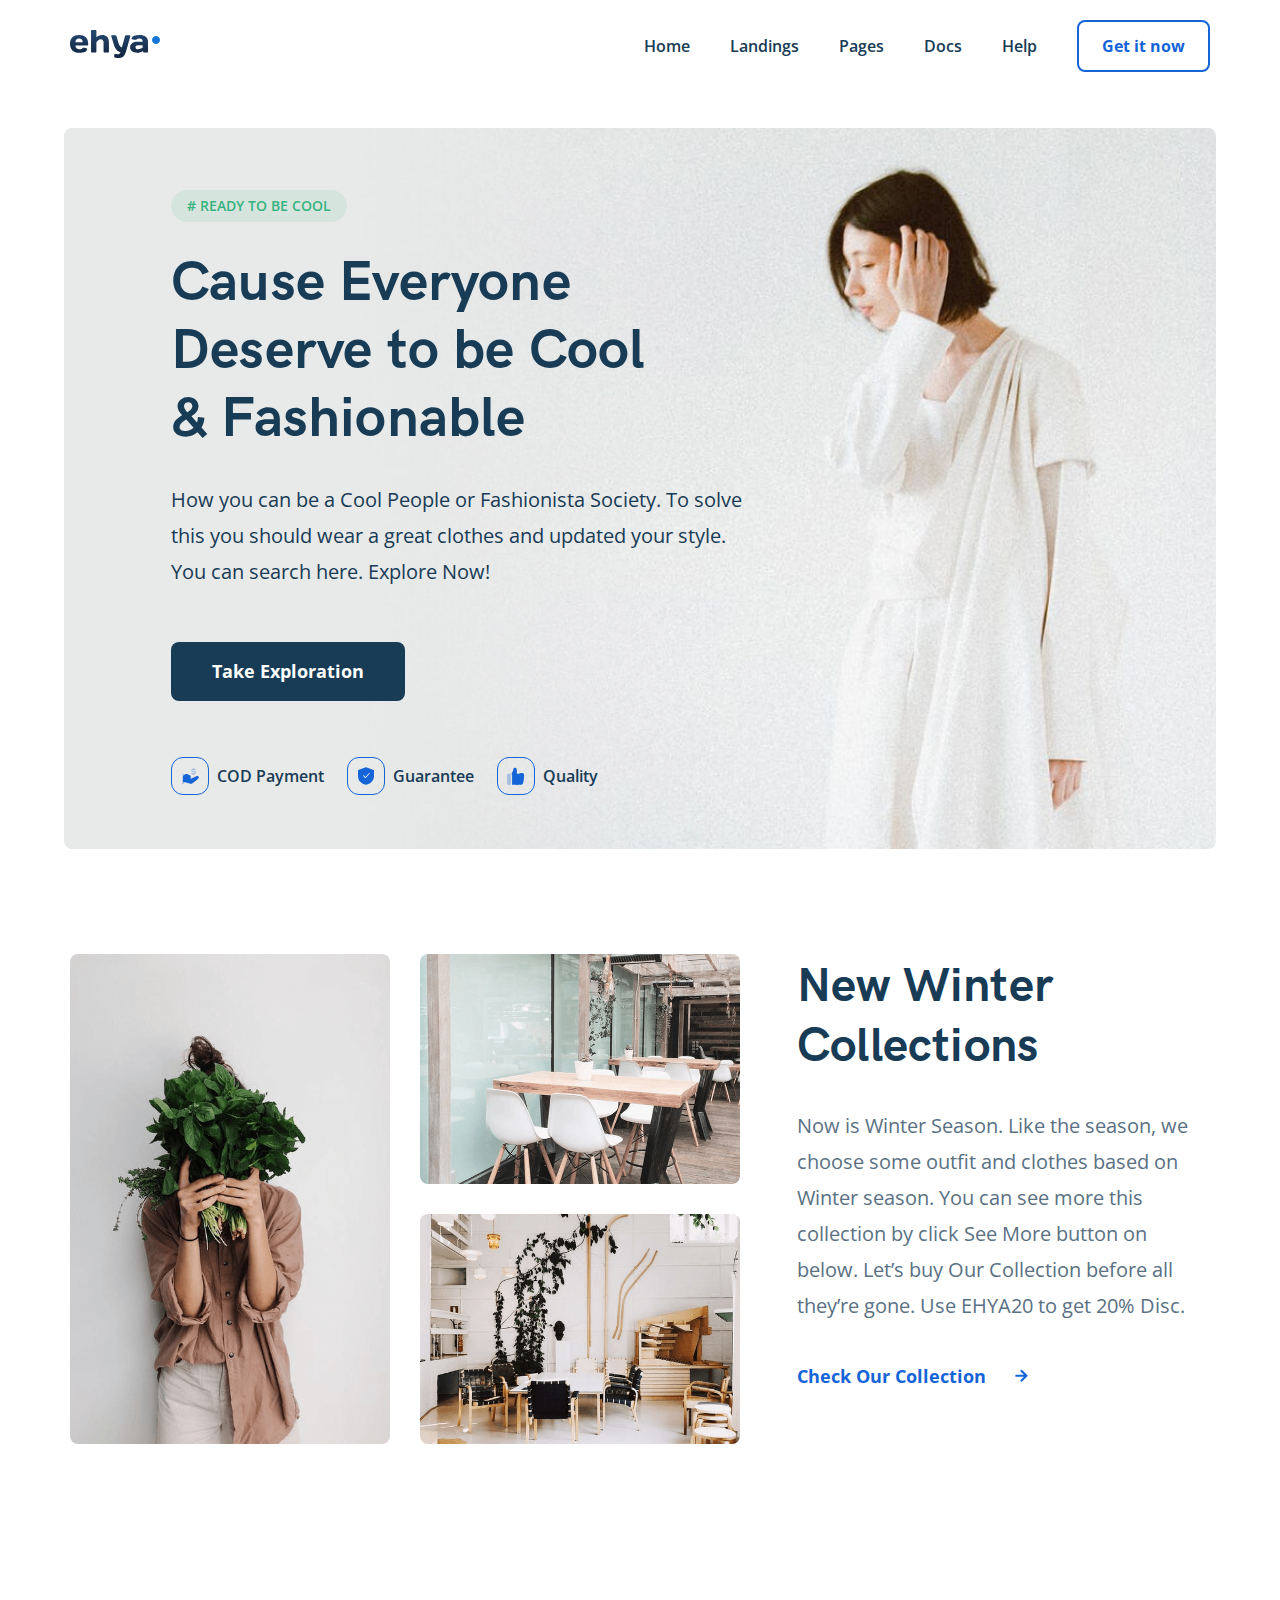
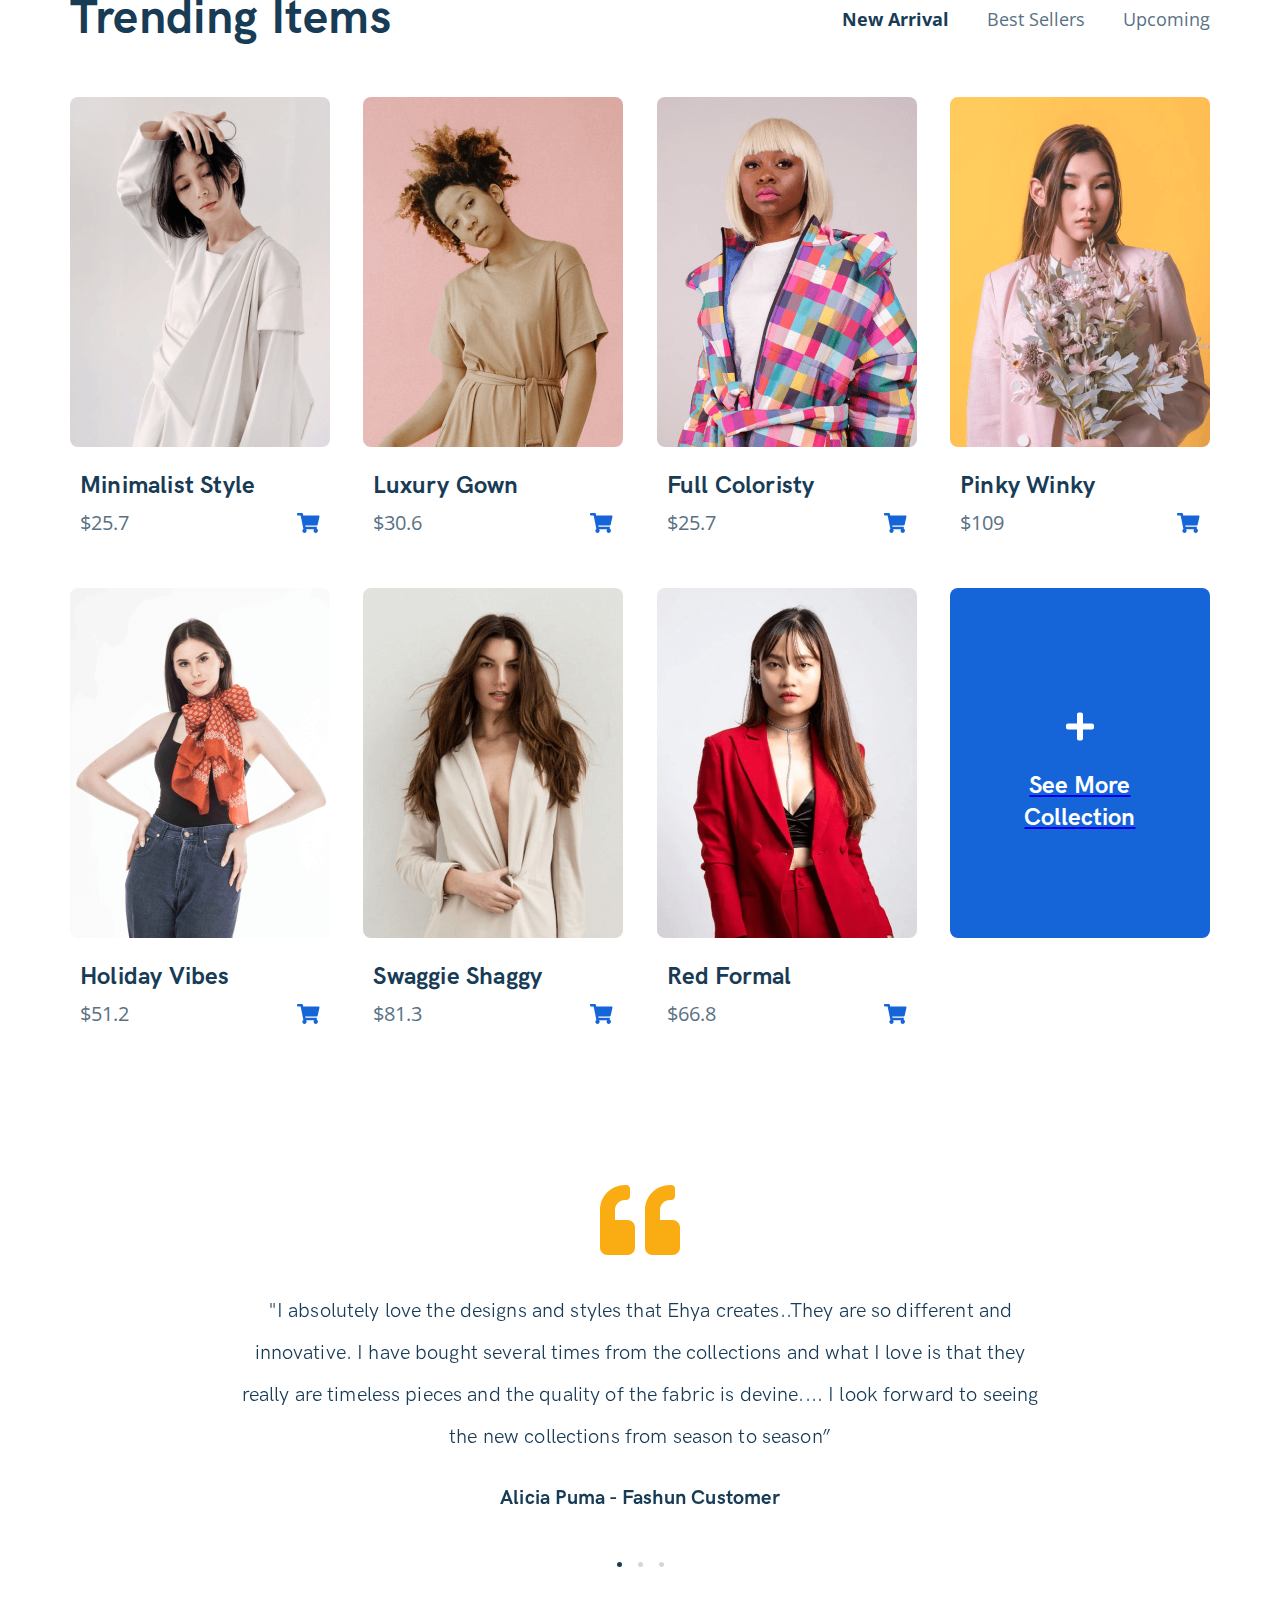
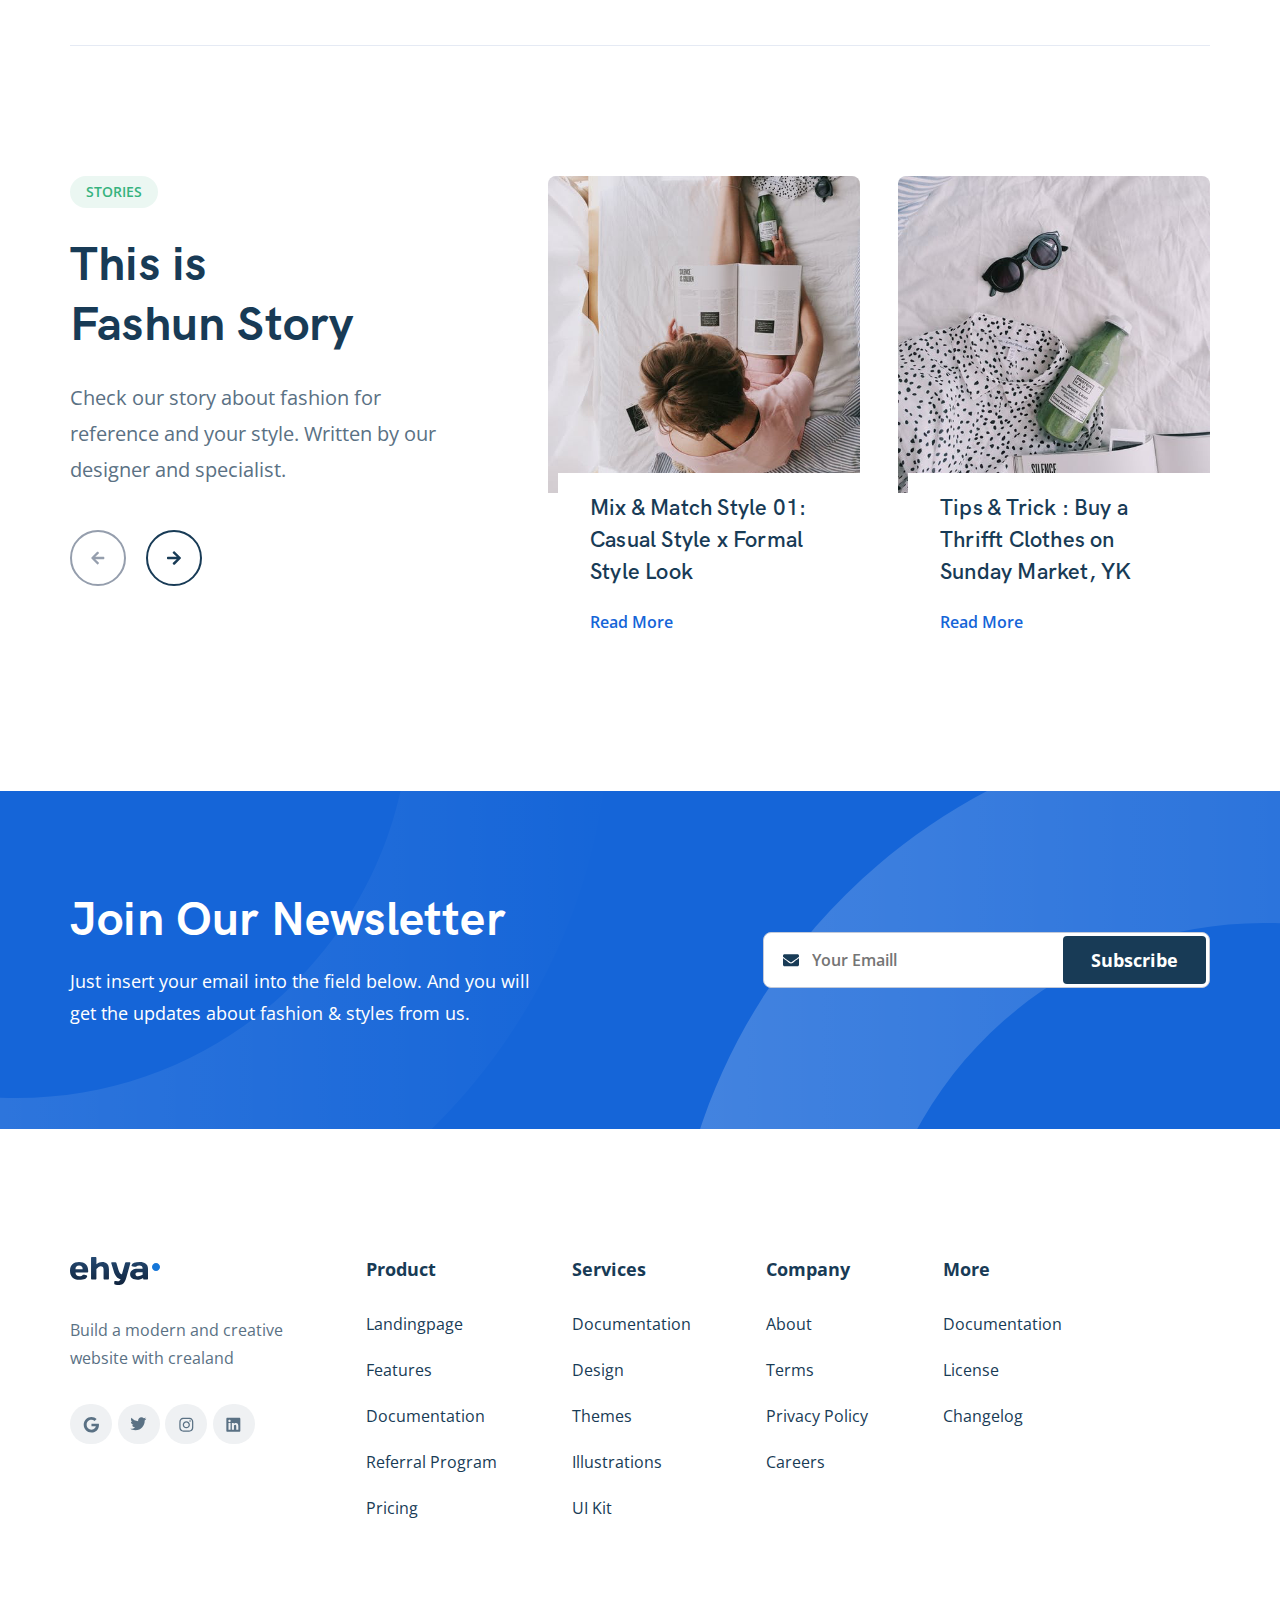
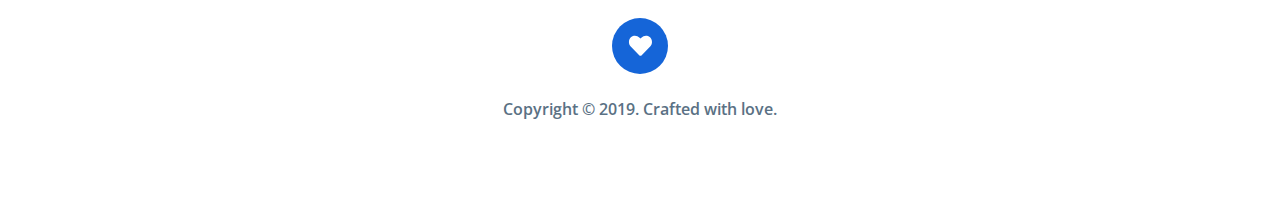
<file: index.html>
<!DOCTYPE html>
<html lang="en">
  <head>
    <meta charset="UTF-8" />
    <meta name="viewport" content="width=device-width, initial-scale=1.0" />
    <title>Ehya - fashion shop</title>
    <link rel="shortcut icon" href="img/favicon.ico" type="image/x-icon" />
    <link rel="icon" href="/img/favicon.ico" type="image/x-icon" />
    <link
      href="https://fonts.googleapis.com/css2?family=Open+Sans:wght@400;600;700&display=swap"
      rel="stylesheet"
    />
    <link rel="stylesheet" href="css/swiper-bundle.min.css" />
    <link rel="stylesheet" href="css/style.css" />
  </head>
  <body>
    <header class="navbar navbar_mobile_fixed">
      <div class="container">
        <div class="navbar-wrapper">
          <a href="index.html" class="logo">
            <img src="img/Logo.svg" alt="Logo - Ehya" class="logo__image" />
          </a>
          <!-- /.navbar-logo -->
          <div class="navbar-navigation">
            <nav class="navbar-menu navbar-navigation__navbar-menu">
              <ul class="menu">
                <li class="menu__item">
                  <a href="#" class="menu__link">Home</a>
                </li>
                <li class="menu__item">
                  <a href="#" class="menu__link">Landings</a>
                </li>
                <li class="menu__item">
                  <a href="#" class="menu__link">Pages</a>
                </li>
                <li class="menu__item">
                  <a href="#" class="menu__link">Docs</a>
                </li>
                <li class="menu__item">
                  <a href="#" class="menu__link">Help</a>
                </li>
              </ul>
            </nav>
            <button class="navbar-button navbar-navigation__navbar-button">
              Get it now
            </button>
          </div>
          <!-- /.navbar-menu -->
          <div class="menu-button menu-button_hidden"></div>
        </div>
        <!-- /.navbar-wrapper -->
      </div>
      <!-- /.container -->
    </header>
    <section class="hero">
      <div class="hero-container">
        <div class="hero-wrapper">
          <span class="info hero__info"># READY TO BE COOL</span>
          <h1 class="hero__title">
            Cause Everyone Deserve to be Cool & Fashionable
          </h1>
          <p class="hero__subtitle">
            How you can be a Cool People or Fashionista Society. To solve this
            you should wear a great clothes and updated your style. You can
            search here. Explore Now!
          </p>
          <button class="hero__button">Take Exploration</button>
          <div class="benefit">
            <div class="benefit__item">
              <img
                src="img/Icon_Get_Money.svg"
                alt="Icon - Get - Money"
                class="benefit__icon"
              /><span class="benefit__text">COD Payment</span>
            </div>
            <div class="benefit__item">
              <img
                src="img/Icon_Protection.svg"
                alt="Icon - Protection"
                class="benefit__icon"
              /><span class="benefit__text">Guarantee</span>
            </div>
            <div class="benefit__item">
              <img
                src="img/Icon_Like.svg"
                alt="Icon - Like"
                class="benefit__icon"
              /><span class="benefit__text">Quality</span>
            </div>
          </div>
          <!-- /.benefit -->
        </div>
        <!-- /.hero-wrapper -->
      </div>
      <!-- /.hero-container -->
    </section>
    <section class="collection">
      <div class="container">
        <div class="collection-wrapper">
          <div class="collection-gallery collection__gallery">
            <img
              src="img/image-collection-1.png"
              alt="Image - Decor"
              class="collection__foto collection__foto_big"
            />
            <div class="gallery-wrapper">
              <img
                src="img/image-collection-2.png"
                alt="Image - Decor"
                class="collection__foto"
              />
              <img
                src="img/image-collection-3.png"
                alt="Image - Decor"
                class="collection__foto"
              />
            </div>
            <!-- /.gallery-wrapper -->
          </div>
          <!-- /.collection-gallery -->
          <div class="collection-text">
            <h2 class="collection__title">New Winter Collections</h2>
            <!-- /.collection__title -->
            <p class="collection__subtitle">
              Now is Winter Season. Like the season, we choose some outfit and
              clothes based on Winter season. You can see more this collection
              by click See More button on below. Let’s buy Our Collection before
              all they’re gone. Use EHYA20 to get 20% Disc.
            </p>
            <!-- /.collection__subtitle -->
            <a href="" class="collection__link">
              <span class="collection__text">Check Our Collection</span>
              <img
                src="img/arrov.svg"
                alt="Icon - Arrov"
                class="collection__icon"
              />
            </a>
            <!-- /.collection__link -->
          </div>
          <!-- /.collection-text -->
        </div>
        <!-- /.collection-wrapper -->
      </div>
      <!-- /.container -->
    </section>
    <section class="trending">
      <div class="container">
        <div class="trending-top trending__top">
          <h2 class="trending__title">Trending Items</h2>
          <!-- /.trending__title -->
          <nav class="trending-navigation">
            <ul class="tabs">
              <li data-target="NewArrival" class="tabs__item tabs__item_active">
                New Arrival
              </li>
              <!-- /.tabs__item -->
              <li data-target="BestSellers" class="tabs__item">Best Sellers</li>
              <!-- /.tabs__item -->
              <li data-target="Upcoming" class="tabs__item">Upcoming</li>
              <!-- /.tabs__item -->
            </ul>
            <!-- /.tabs -->
          </nav>
          <!-- /.trending-navigation -->
        </div>
        <!-- /.trending-top -->
        <div id="NewArrival" class="trending-cards trending-cards_active">
          <div class="card trending__card">
            <img
              src="img/card-image-1.png"
              alt="Image : Model girl"
              class="card__image"
            />
            <h3 class="card__title">Minimalist Style</h3>
            <div class="card__price">
              <span class="card__pricetag">$25.7</span
              ><img
                src="img/shopping-cart.svg"
                alt="Icon : Shopping cart"
                class="card__icon"
              />
            </div>
            <!--card__ price -->
          </div>
          <!-- card -->
          <div class="card trending__card">
            <img
              src="img/card-image-2.png"
              alt="Image : Model girl"
              class="card__image"
            />
            <h3 class="card__title">Luxury Gown</h3>
            <div class="card__price">
              <span class="card__pricetag">$30.6</span
              ><img
                src="img/shopping-cart.svg"
                alt="Icon : Shopping cart"
                class="card__icon"
              />
            </div>
            <!--card__ price -->
          </div>
          <!-- card -->
          <div class="card trending__card">
            <img
              src="img/card-image-3.png"
              alt="Image : Model girl"
              class="card__image"
            />
            <h3 class="card__title">Full Coloristy</h3>
            <div class="card__price">
              <span class="card__pricetag">$25.7</span
              ><img
                src="img/shopping-cart.svg"
                alt="Icon : Shopping cart"
                class="card__icon"
              />
            </div>
            <!--card__ price -->
          </div>
          <!-- card -->
          <div class="card trending__card">
            <img
              src="img/card-image-4.png"
              alt="Image : Model girl"
              class="card__image"
            />
            <h3 class="card__title">Pinky Winky</h3>
            <div class="card__price">
              <span class="card__pricetag">$109</span
              ><img
                src="img/shopping-cart.svg"
                alt="Icon : Shopping cart"
                class="card__icon"
              />
            </div>
            <!--card__ price -->
          </div>
          <!-- card -->
          <div class="card trending__card">
            <img
              src="img/card-image-5.png"
              alt="Image : Model girl"
              class="card__image"
            />
            <h3 class="card__title">Holiday Vibes</h3>
            <div class="card__price">
              <span class="card__pricetag">$51.2</span
              ><img
                src="img/shopping-cart.svg"
                alt="Icon : Shopping cart"
                class="card__icon"
              />
            </div>
            <!--card__ price -->
          </div>
          <!-- card -->
          <div class="card trending__card">
            <img
              src="img/card-image-6.png"
              alt="Image : Model girl"
              class="card__image"
            />
            <h3 class="card__title">Swaggie Shaggy</h3>
            <div class="card__price">
              <span class="card__pricetag">$81.3</span
              ><img
                src="img/shopping-cart.svg"
                alt="Icon : Shopping cart"
                class="card__icon"
              />
            </div>
            <!--card__ price -->
          </div>
          <!-- card -->
          <div class="card trending__card">
            <img
              src="img/card-image-7.png"
              alt="Image : Model girl"
              class="card__image"
            />
            <h3 class="card__title">Red Formal</h3>
            <div class="card__price">
              <span class="card__pricetag">$66.8</span
              ><img
                src="img/shopping-cart.svg"
                alt="Icon : Shopping cart"
                class="card__icon"
              />
            </div>
            <!--card__ price -->
          </div>
          <!-- card -->
          <div class="card-more">
            <a href="#" class="card-more__link">
              <img
                src="img/plus.svg"
                alt="Image : Plus"
                class="card-more__icon"
              />
              <h3 class="card-more__title">See More Collection</h3>
              <!--card__ price -->
            </a>
            <!-- /.card-more__link -->
          </div>
          <!-- card -->
        </div>
        <!-- /.trending-cards -->
        <div id="BestSellers" class="trending-cards">
          <div class="card trending__card">
            <img
              src="img/card-image-8.png"
              alt="Image : Model girl"
              class="card__image"
            />
            <h3 class="card__title">Minimalist Style</h3>
            <div class="card__price">
              <span class="card__pricetag">$25.7</span
              ><img
                src="img/shopping-cart.svg"
                alt="Icon : Shopping cart"
                class="card__icon"
              />
            </div>
            <!--card__ price -->
          </div>
          <!-- card -->
          <div class="card trending__card">
            <img
              src="img/card-image-9.png"
              alt="Image : Model girl"
              class="card__image"
            />
            <h3 class="card__title">Luxury Gown</h3>
            <div class="card__price">
              <span class="card__pricetag">$30.6</span
              ><img
                src="img/shopping-cart.svg"
                alt="Icon : Shopping cart"
                class="card__icon"
              />
            </div>
            <!--card__ price -->
          </div>
          <!-- card -->
          <div class="card trending__card">
            <img
              src="img/card-image-10.png"
              alt="Image : Model girl"
              class="card__image"
            />
            <h3 class="card__title">Full Coloristy</h3>
            <div class="card__price">
              <span class="card__pricetag">$25.7</span
              ><img
                src="img/shopping-cart.svg"
                alt="Icon : Shopping cart"
                class="card__icon"
              />
            </div>
            <!--card__ price -->
          </div>
          <!-- card -->
          <div class="card trending__card">
            <img
              src="img/card-image-11.png"
              alt="Image : Model girl"
              class="card__image"
            />
            <h3 class="card__title">Pinky Winky</h3>
            <div class="card__price">
              <span class="card__pricetag">$109</span
              ><img
                src="img/shopping-cart.svg"
                alt="Icon : Shopping cart"
                class="card__icon"
              />
            </div>
            <!--card__ price -->
          </div>
          <!-- card -->
          <div class="card trending__card">
            <img
              src="img/card-image-12.png"
              alt="Image : Model girl"
              class="card__image"
            />
            <h3 class="card__title">Holiday Vibes</h3>
            <div class="card__price">
              <span class="card__pricetag">$51.2</span
              ><img
                src="img/shopping-cart.svg"
                alt="Icon : Shopping cart"
                class="card__icon"
              />
            </div>
            <!--card__ price -->
          </div>
          <!-- card -->
          <div class="card trending__card">
            <img
              src="img/card-image-13.png"
              alt="Image : Model girl"
              class="card__image"
            />
            <h3 class="card__title">Swaggie Shaggy</h3>
            <div class="card__price">
              <span class="card__pricetag">$81.3</span
              ><img
                src="img/shopping-cart.svg"
                alt="Icon : Shopping cart"
                class="card__icon"
              />
            </div>
            <!--card__ price -->
          </div>
          <!-- card -->
          <div class="card trending__card">
            <img
              src="img/card-image-14.png"
              alt="Image : Model girl"
              class="card__image"
            />
            <h3 class="card__title">Red Formal</h3>
            <div class="card__price">
              <span class="card__pricetag">$66.8</span
              ><img
                src="img/shopping-cart.svg"
                alt="Icon : Shopping cart"
                class="card__icon"
              />
            </div>
            <!--card__ price -->
          </div>
          <!-- card -->
          <div class="card-more">
            <a href="#" class="card-more__link">
              <img
                src="img/plus.svg"
                alt="Image : Plus"
                class="card-more__icon"
              />
              <h3 class="card-more__title">See More Collection</h3>
              <!--card__ price -->
            </a>
            <!-- /.card-more__link -->
          </div>
          <!-- card -->
        </div>
        <!-- /.trending-cards -->
        <div id="Upcoming" class="trending-cards">
          <div class="card trending__card">
            <img
              src="img/card-image-15.png"
              alt="Image : Model girl"
              class="card__image"
            />
            <h3 class="card__title">Minimalist Style</h3>
            <div class="card__price">
              <span class="card__pricetag">$25.7</span
              ><img
                src="img/shopping-cart.svg"
                alt="Icon : Shopping cart"
                class="card__icon"
              />
            </div>
            <!--card__ price -->
          </div>
          <!-- card -->
          <div class="card trending__card">
            <img
              src="img/card-image-16.png"
              alt="Image : Model girl"
              class="card__image"
            />
            <h3 class="card__title">Luxury Gown</h3>
            <div class="card__price">
              <span class="card__pricetag">$30.6</span
              ><img
                src="img/shopping-cart.svg"
                alt="Icon : Shopping cart"
                class="card__icon"
              />
            </div>
            <!--card__ price -->
          </div>
          <!-- card -->
          <div class="card trending__card">
            <img
              src="img/card-image-17.png"
              alt="Image : Model girl"
              class="card__image"
            />
            <h3 class="card__title">Full Coloristy</h3>
            <div class="card__price">
              <span class="card__pricetag">$25.7</span
              ><img
                src="img/shopping-cart.svg"
                alt="Icon : Shopping cart"
                class="card__icon"
              />
            </div>
            <!--card__ price -->
          </div>
          <!-- card -->
          <div class="card trending__card">
            <img
              src="img/card-image-18.png"
              alt="Image : Model girl"
              class="card__image"
            />
            <h3 class="card__title">Pinky Winky</h3>
            <div class="card__price">
              <span class="card__pricetag">$109</span
              ><img
                src="img/shopping-cart.svg"
                alt="Icon : Shopping cart"
                class="card__icon"
              />
            </div>
            <!--card__ price -->
          </div>
          <!-- card -->
          <div class="card trending__card">
            <img
              src="img/card-image-19.png"
              alt="Image : Model girl"
              class="card__image"
            />
            <h3 class="card__title">Holiday Vibes</h3>
            <div class="card__price">
              <span class="card__pricetag">$51.2</span
              ><img
                src="img/shopping-cart.svg"
                alt="Icon : Shopping cart"
                class="card__icon"
              />
            </div>
            <!--card__ price -->
          </div>
          <!-- card -->
          <div class="card trending__card">
            <img
              src="img/card-image-20.png"
              alt="Image : Model girl"
              class="card__image"
            />
            <h3 class="card__title">Swaggie Shaggy</h3>
            <div class="card__price">
              <span class="card__pricetag">$81.3</span
              ><img
                src="img/shopping-cart.svg"
                alt="Icon : Shopping cart"
                class="card__icon"
              />
            </div>
            <!--card__ price -->
          </div>
          <!-- card -->
          <div class="card trending__card">
            <img
              src="img/card-image-21.png"
              alt="Image : Model girl"
              class="card__image"
            />
            <h3 class="card__title">Red Formal</h3>
            <div class="card__price">
              <span class="card__pricetag">$66.8</span
              ><img
                src="img/shopping-cart.svg"
                alt="Icon : Shopping cart"
                class="card__icon"
              />
            </div>
            <!--card__ price -->
          </div>
          <!-- card -->
          <div class="card-more">
            <a href="#" class="card-more__link">
              <img
                src="img/plus.svg"
                alt="Image : Plus"
                class="card-more__icon"
              />
              <h3 class="card-more__title">See More Collection</h3>
              <!--card__ price -->
            </a>
            <!-- /.card-more__link -->
          </div>
          <!-- card -->
        </div>
        <!-- /.trending-cards -->
      </div>
      <!-- /.container -->
    </section>
    <section class="testimonial">
      <div class="container">
        <div class="swiper-container testimonial-slider">
          <div class="swiper-wrapper">
            <div class="swiper-slide">
              <div class="testimonial-slider__item">
                <img
                  src="img/quote-left.svg"
                  alt="Icon: Quote left"
                  class="testimonial-slider__icon"
                />
                <p class="testimonial-slider__text">
                  "I absolutely love the designs and styles that Ehya
                  creates..They are so different and innovative. I have bought
                  several times from the collections and what I love is that
                  they really are timeless pieces and the quality of the fabric
                  is devine.... I look forward to seeing the new collections
                  from season to season”
                </p>
                <h4 class="testimonial-slider__name">
                  Alicia Puma - Fashun Customer
                </h4>
              </div>
              <!-- /.testimonial-slider__item -->
            </div>
            <!-- swiper-slide -->
            <div class="swiper-slide">
              <div class="testimonial-slider__item">
                <img
                  src="img/quote-left.svg"
                  alt="Icon: Quote left"
                  class="testimonial-slider__icon"
                />
                <p class="testimonial-slider__text">
                  "I absolutely love the designs and styles that Ehya
                  creates..They are so different and innovative. I have bought
                  several times from the collections and what I love is that
                  they really are timeless pieces and the quality of the fabric
                  is devine.... I look forward to seeing the new collections
                  from season to season”
                </p>
                <h4 class="testimonial-slider__name">
                  Nike Lee - Brend Designer
                </h4>
              </div>
              <!-- /.testimonial-slider__item -->
            </div>
            <!-- swiper-slide -->
            <div class="swiper-slide">
              <div class="testimonial-slider__item">
                <img
                  src="img/quote-left.svg"
                  alt="Icon: Quote left"
                  class="testimonial-slider__icon"
                />
                <p class="testimonial-slider__text">
                  "I absolutely love the designs and styles that Ehya
                  creates..They are so different and innovative. I have bought
                  several times from the collections and what I love is that
                  they really are timeless pieces and the quality of the fabric
                  is devine.... I look forward to seeing the new collections
                  from season to season”
                </p>
                <h4 class="testimonial-slider__name">
                  Arman Dior - Fashun Darector
                </h4>
              </div>
              <!-- /.testimonial-slider__item -->
            </div>
            <!-- swiper-slide -->
          </div>
          <!-- swiper-wrapper -->
          <div class="swiper-pagination"></div>
        </div>
        <!-- swiper-container -->
      </div>
      <!-- /.container -->
    </section>
    <section class="stories">
      <div class="container">
        <div class="stories-wrapper">
          <div class="stories-text stories__text">
            <span class="info stories__info">STORIES</span>
            <!-- /.stories__info -->
            <h2 class="stories__title">This is Fashun Story</h2>
            <!-- /.stories__title -->
            <p class="stories__subtitle">
              Check our story about fashion for reference and your style.
              Written by our designer and specialist.
            </p>
            <!-- /.stories__subtitle -->
            <div class="stories__buttons">
              <button class="stories__button stories__button_prev"></button>
              <button class="stories__button stories__button_next"></button>
            </div>
            <!-- /.stories__buttons -->
          </div>
          <!-- /.stories-text -->
          <div class="swiper-container stories-slider">
            <div class="swiper-wrapper">
              <div class="swiper-slide">
                <div class="stories-wrapper-cards">
                  <div class="stories-slider__card">
                    <img
                      src="img/stories-slider-1.png"
                      alt="Icon: Quote left"
                      class="stories-slider__image"
                    />
                    <div class="stories-slider__text">
                      <h3 class="stories-slider__title">
                        Mix & Match Style 01: Casual Style x Formal Style Look
                      </h3>
                      <a href="" class="stories-slider__link">Read More</a>
                    </div>
                  </div>
                  <!-- /stories-slider__card -->
                  <div class="stories-slider__card">
                    <img
                      src="img/stories-slider-2.png"
                      alt="Icon: Quote left"
                      class="stories-slider__image"
                    />
                    <div class="stories-slider__text">
                      <h3 class="stories-slider__title">
                        Tips & Trick : Buy a Thrifft Clothes on Sunday Market,
                        YK
                      </h3>
                      <a href="" class="stories-slider__link">Read More</a>
                    </div>
                  </div>
                  <!-- /stories-slider__card -->
                </div>
                <!-- /.stories-wrapper -->
              </div>
              <!-- swiper-slide -->
            </div>
            <!-- swiper-wrapper -->
          </div>
          <!-- /.stories-slider -->
        </div>
        <!-- /.stories-wrapper -->
      </div>
      <!-- /.container -->
    </section>
    <section class="newsletter">
      <div class="container">
        <div class="newsletter-wrapper">
          <div class="newsletter-text newsletter__text">
            <h2 class="newsletter__title">Join Our Newsletter</h2>
            <p class="newsletter__subtitle">
              Just insert your email into the field below. And you will get the
              updates about fashion & styles from us.
            </p>
            <!-- /.newsletter__subtitle -->
          </div>
          <!-- /.newsletter-text -->
          <form action="send.php" method="POST" class="subscribe">
            <img src="img/sms.svg" alt="Icon - Sms" class="subscribe__icon" />
            <input
              type="email"
              class="subscribe__input"
              placeholder="Your Emaill"
              name="email"
              required
            />
            <button class="subscribe__button" type="submit">Subscribe</button>
          </form>
          <!-- /.newsletter-form -->
        </div>
        <!-- /.newsletter-wrapper -->
      </div>
      <!-- /.container -->
    </section>
    <footer class="footer">
      <div class="container">
        <div class="footer-wrapper footer__wrapper">
          <div class="info-block">
            <a href="index.html" class="logo logo__footer">
              <img src="img/Logo.svg" alt="Logo - Ehya" class="logo__image" />
            </a>
            <p class="footer__subtitle">
              Build a modern and creative website with crealand
            </p>
            <div class="socials">
              <a href="#" class="socials__link"
                ><img
                  src="img/google.svg"
                  alt="Icon: Google"
                  class="socials__icon"
              /></a>
              <!-- /.socials__link -->
              <a href="#" class="socials__link"
                ><img
                  src="img/twitter.svg"
                  alt="Icon: Twitter "
                  class="socials__icon"
              /></a>
              <!-- /.socials__link -->
              <a href="#" class="socials__link"
                ><img
                  src="img/instagram.svg"
                  alt="Icon: Instagram "
                  class="socials__icon"
              /></a>
              <!-- /.socials__link -->
              <a href="#" class="socials__link"
                ><img src="img/in.svg" alt="Icon: In " class="socials__icon"
              /></a>
              <!-- /.socials__link -->
            </div>
            <!-- /.socials -->
          </div>
          <!-- /.info-block -->
          <div class="footer-list-wrapper footer__list-wrapper">
            <div class="footer__list footer__product">
              <div class="footer__title">Product</div>
              <ul class="footer__ul">
                <li class="footer__item">
                  <a href="#" class="footer__link">Landingpage</a>
                  <!-- /.footer__link -->
                </li>
                <!-- /.footer__item -->
                <li class="footer__item">
                  <a href="#" class="footer__link">Features</a>
                  <!-- /.footer__link -->
                </li>
                <!-- /.footer__item -->
                <li class="footer__item">
                  <a href="#" class="footer__link">Documentation</a>
                  <!-- /.footer__link -->
                </li>
                <!-- /.footer__item -->
                <li class="footer__item">
                  <a href="#" class="footer__link">Referral Program</a>
                  <!-- /.footer__link -->
                </li>
                <!-- /.footer__item -->
                <li class="footer__item">
                  <a href="#" class="footer__link">Pricing</a>
                  <!-- /.footer__link -->
                </li>
                <!-- /.footer__item -->
              </ul>
              <!-- /.footer__ul -->
            </div>
            <!-- /.footer__list footer__product -->
            <div class="footer__list footer__services">
              <div class="footer__title">Services</div>
              <ul class="footer__ul">
                <li class="footer__item">
                  <a href="#" class="footer__link">Documentation</a>
                  <!-- /.footer__link -->
                </li>
                <!-- /.footer__item -->
                <li class="footer__item">
                  <a href="#" class="footer__link">Design</a>
                  <!-- /.footer__link -->
                </li>
                <!-- /.footer__item -->
                <li class="footer__item">
                  <a href="#" class="footer__link">Themes</a>
                  <!-- /.footer__link -->
                </li>
                <!-- /.footer__item -->
                <li class="footer__item">
                  <a href="#" class="footer__link">Illustrations</a>
                  <!-- /.footer__link -->
                </li>
                <!-- /.footer__item -->
                <li class="footer__item">
                  <a href="#" class="footer__link">UI Kit</a>
                  <!-- /.footer__link -->
                </li>
                <!-- /.footer__item -->
              </ul>
              <!-- /.footer__ul -->
            </div>
            <!-- /.footer__list footer__services -->
            <div class="footer__list footer__company">
              <div class="footer__title">Company</div>
              <ul class="footer__ul">
                <li class="footer__item">
                  <a href="#" class="footer__link">About</a>
                  <!-- /.footer__link -->
                </li>
                <!-- /.footer__item -->
                <li class="footer__item">
                  <a href="#" class="footer__link">Terms</a>
                  <!-- /.footer__link -->
                </li>
                <!-- /.footer__item -->
                <li class="footer__item">
                  <a href="#" class="footer__link">Privacy Policy</a>
                  <!-- /.footer__link -->
                </li>
                <!-- /.footer__item -->
                <li class="footer__item">
                  <a href="#" class="footer__link">Careers</a>
                  <!-- /.footer__link -->
                </li>
                <!-- /.footer__item -->
              </ul>
              <!-- /.footer__ul -->
            </div>
            <!-- /.footer__list footer__company -->
            <div class="footer__list footer__more">
              <div class="footer__title">More</div>
              <ul class="footer__ul">
                <li class="footer__item">
                  <a href="#" class="footer__link">Documentation</a>
                  <!-- /.footer__link -->
                </li>
                <!-- /.footer__item -->
                <li class="footer__item">
                  <a href="#" class="footer__link">License</a>
                  <!-- /.footer__link -->
                </li>
                <!-- /.footer__item -->
                <li class="footer__item">
                  <a href="#" class="footer__link">Changelog</a>
                  <!-- /.footer__link -->
                </li>
                <!-- /.footer__item -->
              </ul>
              <!-- /.footer__ul -->
            </div>
            <!-- /.footer__list footer__company -->
          </div>
          <!-- /.footer-list-wrapper -->
        </div>
        <!-- /.footer-wrapper -->
        <div class="copyright">
          <a href="#" class="copyright__link"
            ><img src="img/heart.svg" alt="Icon: Heart" class="copyright__icon"
          /></a>
          <span class="copyright__text"
            >Copyright © 2019. Crafted with love.</span
          >
          <!-- /.copyright__link -->
        </div>
        <!-- /.copyright -->
      </div>
      <!-- /.container -->
    </footer>

    <script src="js/jquery-3.5.1.min.js"></script>
    <script src="js/swiper-bundle.min.js"></script>
    <script src="js/main.js"></script>
  </body>
</html>
</file>
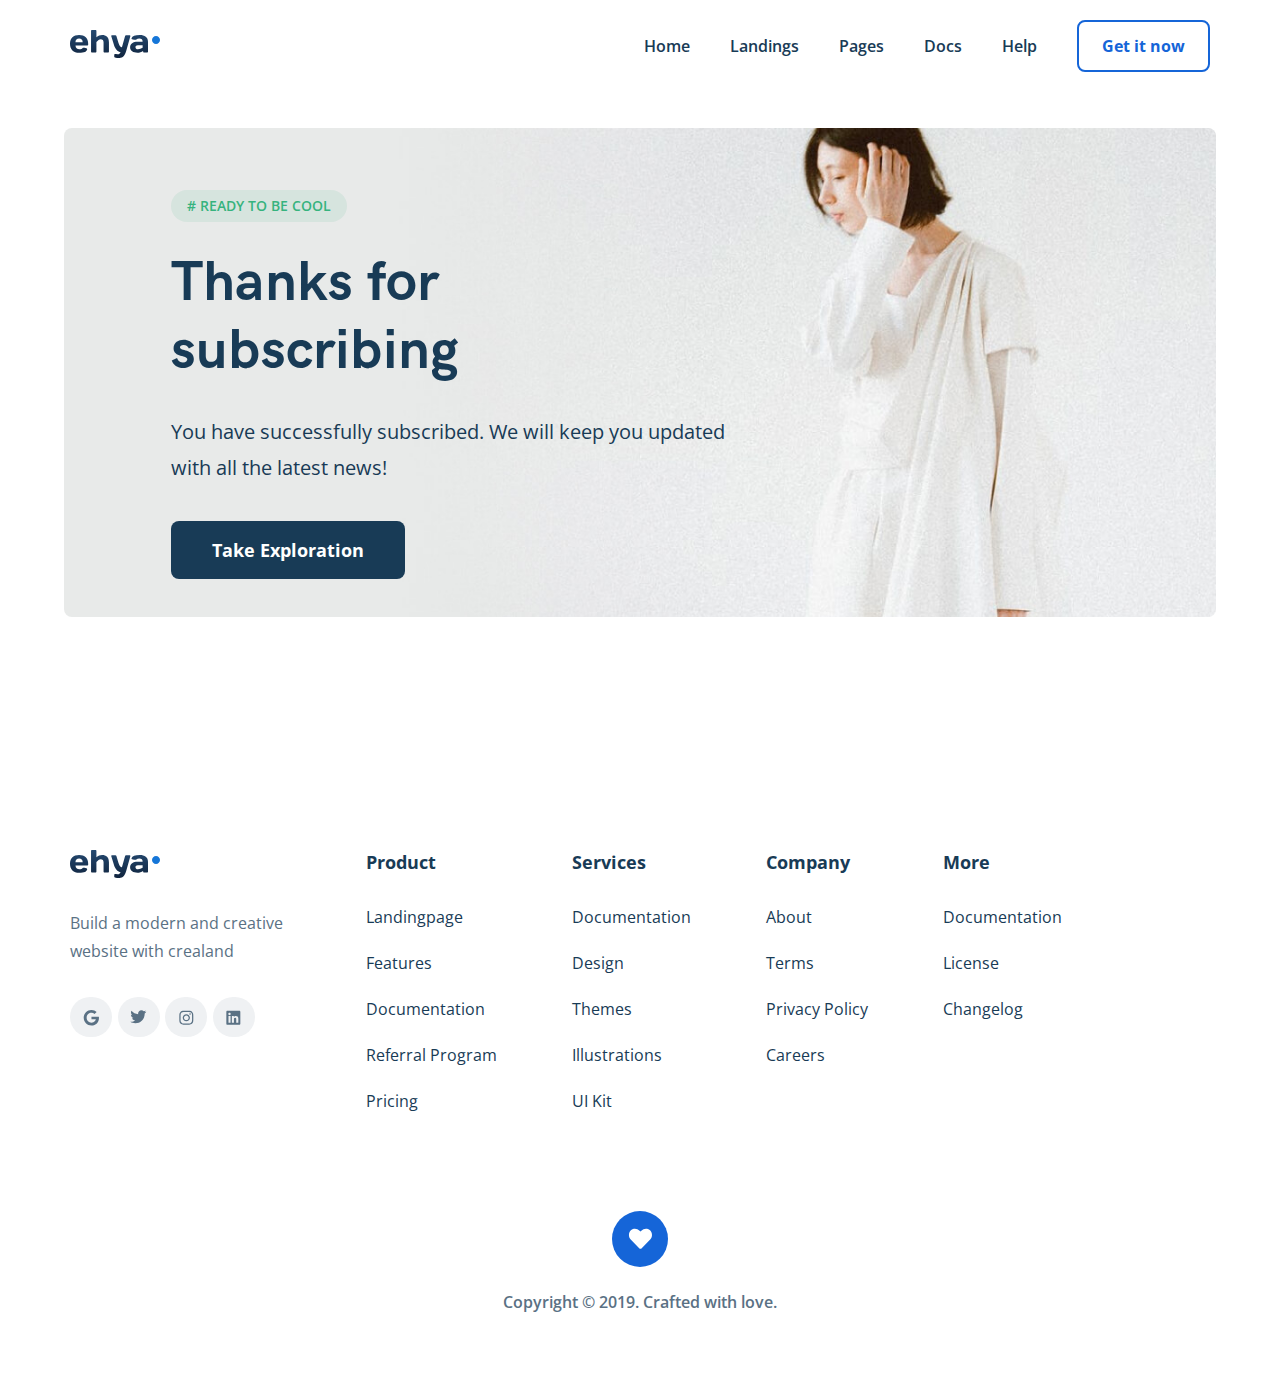
<file: thank-you.html>
<!DOCTYPE html>
<html lang="en">
  <head>
    <meta charset="UTF-8" />
    <meta name="viewport" content="width=device-width, initial-scale=1.0" />
    <title>Ehya - fashion shop</title>
    <link rel="shortcut icon" href="img/favicon.ico" type="image/x-icon" />
    <link rel="icon" href="/img/favicon.ico" type="image/x-icon" />
    <link
      href="https://fonts.googleapis.com/css2?family=Open+Sans:wght@400;600;700&display=swap"
      rel="stylesheet"
    />
    <link rel="stylesheet" href="css/swiper-bundle.min.css" />
    <link rel="stylesheet" href="css/style.css" />
  </head>

  <body>
    <header class="navbar navbar_mobile_fixed">
      <div class="container">
        <div class="navbar-wrapper">
          <a href="index.html" class="logo">
            <img src="img/Logo.svg" alt="Logo - Ehya" class="logo__image" />
          </a>
          <!-- /.navbar-logo -->
          <div class="navbar-navigation">
            <nav class="navbar-menu navbar-navigation__navbar-menu">
              <ul class="menu">
                <li class="menu__item">
                  <a href="#" class="menu__link">Home</a>
                </li>
                <li class="menu__item">
                  <a href="#" class="menu__link">Landings</a>
                </li>
                <li class="menu__item">
                  <a href="#" class="menu__link">Pages</a>
                </li>
                <li class="menu__item">
                  <a href="#" class="menu__link">Docs</a>
                </li>
                <li class="menu__item">
                  <a href="#" class="menu__link">Help</a>
                </li>
              </ul>
            </nav>
            <button class="navbar-button navbar-navigation__navbar-button">
              Get it now
            </button>
          </div>
          <!-- /.navbar-menu -->
          <div class="menu-button menu-button_hidden"></div>
        </div>
        <!-- /.navbar-wrapper -->
      </div>
      <!-- /.container -->
    </header>
    <section class="hero">
      <div class="hero-container">
        <div class="hero-wrapper">
          <span class="info hero__info"># READY TO BE COOL</span>
          <h1 class="hero__title">
            Thanks for subscribing
          </h1>
          <p class="hero__subtitle">
            You have successfully subscribed. We will keep you updated with all
            the latest news!
          </p>
          <a href="index.html" class="hero__button">Take Exploration</a>
        </div>
        <!-- /.hero-wrapper -->
      </div>
      <!-- /.hero-container -->
    </section>
    <footer class="footer">
      <div class="container">
        <div class="footer-wrapper footer__wrapper">
          <div class="info-block">
            <a href="index.html" class="logo logo__footer">
              <img src="img/Logo.svg" alt="Logo - Ehya" class="logo__image" />
            </a>
            <p class="footer__subtitle">
              Build a modern and creative website with crealand
            </p>
            <div class="socials">
              <a href="#" class="socials__link"
                ><img
                  src="img/google.svg"
                  alt="Icon: Google"
                  class="socials__icon"
              /></a>
              <!-- /.socials__link -->
              <a href="#" class="socials__link"
                ><img
                  src="img/twitter.svg"
                  alt="Icon: Twitter "
                  class="socials__icon"
              /></a>
              <!-- /.socials__link -->
              <a href="#" class="socials__link"
                ><img
                  src="img/instagram.svg"
                  alt="Icon: Instagram "
                  class="socials__icon"
              /></a>
              <!-- /.socials__link -->
              <a href="#" class="socials__link"
                ><img src="img/in.svg" alt="Icon: In " class="socials__icon"
              /></a>
              <!-- /.socials__link -->
            </div>
            <!-- /.socials -->
          </div>
          <!-- /.info-block -->
          <div class="footer-list-wrapper footer__list-wrapper">
            <div class="footer__list footer__product">
              <div class="footer__title">Product</div>
              <ul class="footer__ul">
                <li class="footer__item">
                  <a href="#" class="footer__link">Landingpage</a>
                  <!-- /.footer__link -->
                </li>
                <!-- /.footer__item -->
                <li class="footer__item">
                  <a href="#" class="footer__link">Features</a>
                  <!-- /.footer__link -->
                </li>
                <!-- /.footer__item -->
                <li class="footer__item">
                  <a href="#" class="footer__link">Documentation</a>
                  <!-- /.footer__link -->
                </li>
                <!-- /.footer__item -->
                <li class="footer__item">
                  <a href="#" class="footer__link">Referral Program</a>
                  <!-- /.footer__link -->
                </li>
                <!-- /.footer__item -->
                <li class="footer__item">
                  <a href="#" class="footer__link">Pricing</a>
                  <!-- /.footer__link -->
                </li>
                <!-- /.footer__item -->
              </ul>
              <!-- /.footer__ul -->
            </div>
            <!-- /.footer__list footer__product -->
            <div class="footer__list footer__services">
              <div class="footer__title">Services</div>
              <ul class="footer__ul">
                <li class="footer__item">
                  <a href="#" class="footer__link">Documentation</a>
                  <!-- /.footer__link -->
                </li>
                <!-- /.footer__item -->
                <li class="footer__item">
                  <a href="#" class="footer__link">Design</a>
                  <!-- /.footer__link -->
                </li>
                <!-- /.footer__item -->
                <li class="footer__item">
                  <a href="#" class="footer__link">Themes</a>
                  <!-- /.footer__link -->
                </li>
                <!-- /.footer__item -->
                <li class="footer__item">
                  <a href="#" class="footer__link">Illustrations</a>
                  <!-- /.footer__link -->
                </li>
                <!-- /.footer__item -->
                <li class="footer__item">
                  <a href="#" class="footer__link">UI Kit</a>
                  <!-- /.footer__link -->
                </li>
                <!-- /.footer__item -->
              </ul>
              <!-- /.footer__ul -->
            </div>
            <!-- /.footer__list footer__services -->
            <div class="footer__list footer__company">
              <div class="footer__title">Company</div>
              <ul class="footer__ul">
                <li class="footer__item">
                  <a href="#" class="footer__link">About</a>
                  <!-- /.footer__link -->
                </li>
                <!-- /.footer__item -->
                <li class="footer__item">
                  <a href="#" class="footer__link">Terms</a>
                  <!-- /.footer__link -->
                </li>
                <!-- /.footer__item -->
                <li class="footer__item">
                  <a href="#" class="footer__link">Privacy Policy</a>
                  <!-- /.footer__link -->
                </li>
                <!-- /.footer__item -->
                <li class="footer__item">
                  <a href="#" class="footer__link">Careers</a>
                  <!-- /.footer__link -->
                </li>
                <!-- /.footer__item -->
              </ul>
              <!-- /.footer__ul -->
            </div>
            <!-- /.footer__list footer__company -->
            <div class="footer__list footer__more">
              <div class="footer__title">More</div>
              <ul class="footer__ul">
                <li class="footer__item">
                  <a href="#" class="footer__link">Documentation</a>
                  <!-- /.footer__link -->
                </li>
                <!-- /.footer__item -->
                <li class="footer__item">
                  <a href="#" class="footer__link">License</a>
                  <!-- /.footer__link -->
                </li>
                <!-- /.footer__item -->
                <li class="footer__item">
                  <a href="#" class="footer__link">Changelog</a>
                  <!-- /.footer__link -->
                </li>
                <!-- /.footer__item -->
              </ul>
              <!-- /.footer__ul -->
            </div>
            <!-- /.footer__list footer__company -->
          </div>
          <!-- /.footer-list-wrapper -->
        </div>
        <!-- /.footer-wrapper -->
        <div class="copyright">
          <a href="#" class="copyright__link"
            ><img src="img/heart.svg" alt="Icon: Heart" class="copyright__icon"
          /></a>
          <span class="copyright__text"
            >Copyright © 2019. Crafted with love.</span
          >
          <!-- /.copyright__link -->
        </div>
        <!-- /.copyright -->
      </div>
      <!-- /.container -->
    </footer>

    <script src="js/jquery-3.5.1.min.js"></script>
    <script src="js/swiper-bundle.min.js"></script>
    <script src="js/main.js"></script>
  </body>
</html>
</file>
<file: css/style.css>
@font-face {
  font-family: "HK Grotesk";
  src: url("../fonts/HKGrotesk-Regular.woff") format("woff"), url("../fonts/HKGrotesk-Regular.woff") format("woff");
  font-weight: 400;
  font-style: normal;
  font-display: swap;
}

@font-face {
  font-family: "HK Grotesk";
  src: url("../fonts/HKGrotesk-SemiBold.woff") format("woff"), url("../fonts/HKGrotesk-SemiBold.woff2") format("woff2");
  font-weight: 600;
  font-style: normal;
  font-display: swap;
}

@font-face {
  font-family: "HK Grotesk";
  src: url("../fonts/HKGrotesk-Bold.woff") format("woff"), url("../fonts/HKGrotesk-Bold.woff2") format("woff2");
  font-weight: 700;
  font-style: normal;
  font-display: swap;
}

* {
  box-sizing: border-box;
  margin: 0;
  padding: 0;
}

body {
  font-family: 'Open Sans', sans-serif;
  font-style: normal;
  color: #183B56;
}

.container {
  max-width: 1140px;
  margin: auto;
}

img {
  max-width: 100%;
}

/*! normalize.css v8.0.1 | MIT License | github.com/necolas/normalize.css */
/* Document
 @mixin ========================================================================= */
/**
 * 1. Correct the line height in all browsers.
 * 2. Prevent adjustments of font size after orientation changes in iOS.
 */
html {
  line-height: 1.15;
  /* 1 */
  -webkit-text-size-adjust: 100%;
  /* 2 */
}

/* Sections
 @mixin ========================================================================= */
/**
 * Remove the margin in all browsers.
 */
body {
  margin: 0;
}

/**
 * Render the `main` element consistently in IE.
 */
main {
  display: block;
}

/**
 * Correct the font size and margin on `h1` elements within `section` and
 * `article` contexts in Chrome, Firefox, and Safari.
 */
h1 {
  font-size: 2em;
  margin: 0.67em 0;
}

/* Grouping content
 @mixin ========================================================================= */
/**
 * 1. Add the correct box sizing in Firefox.
 * 2. Show the overflow in Edge and IE.
 */
hr {
  box-sizing: content-box;
  /* 1 */
  height: 0;
  /* 1 */
  overflow: visible;
  /* 2 */
}

/**
 * 1. Correct the inheritance and scaling of font size in all browsers.
 * 2. Correct the odd `em` font sizing in all browsers.
 */
pre {
  font-family: monospace, monospace;
  /* 1 */
  font-size: 1em;
  /* 2 */
}

/* Text-level semantics
 @mixin ========================================================================= */
/**
 * Remove the gray background on active links in IE 10.
 */
a {
  background-color: transparent;
}

/**
 * 1. Remove the bottom border in Chrome 57-
 * 2. Add the correct text decoration in Chrome, Edge, IE, Opera, and Safari.
 */
abbr[title] {
  border-bottom: none;
  /* 1 */
  text-decoration: underline;
  /* 2 */
  text-decoration: underline dotted;
  /* 2 */
}

/**
 * Add the correct font weight in Chrome, Edge, and Safari.
 */
b,
strong {
  font-weight: bolder;
}

/**
 * 1. Correct the inheritance and scaling of font size in all browsers.
 * 2. Correct the odd `em` font sizing in all browsers.
 */
code,
kbd,
samp {
  font-family: monospace, monospace;
  /* 1 */
  font-size: 1em;
  /* 2 */
}

/**
 * Add the correct font size in all browsers.
 */
small {
  font-size: 80%;
}

/**
 * Prevent `sub` and `sup` elements from affecting the line height in
 * all browsers.
 */
sub,
sup {
  font-size: 75%;
  line-height: 0;
  position: relative;
  vertical-align: baseline;
}

sub {
  bottom: -0.25em;
}

sup {
  top: -0.5em;
}

/* Embedded content
 @mixin ========================================================================= */
/**
 * Remove the border on images inside links in IE 10.
 */
img {
  border-style: none;
}

/* Forms
 @mixin ========================================================================= */
/**
 * 1. Change the font styles in all browsers.
 * 2. Remove the margin in Firefox and Safari.
 */
button,
input,
optgroup,
select,
textarea {
  font-family: inherit;
  /* 1 */
  font-size: 100%;
  /* 1 */
  line-height: 1.15;
  /* 1 */
  margin: 0;
  /* 2 */
}

/**
 * Show the overflow in IE.
 * 1. Show the overflow in Edge.
 */
button,
input {
  overflow: visible;
}

/**
 * Remove the inheritance of text transform in Edge, Firefox, and IE.
 * 1. Remove the inheritance of text transform in Firefox.
 */
button,
select {
  text-transform: none;
}

/**
 * Correct the inability to style clickable types in iOS and Safari.
 */
button,
[type="button"],
[type="reset"],
[type="submit"] {
  -webkit-appearance: button;
}

/**
 * Remove the inner border and padding in Firefox.
 */
button::-moz-focus-inner,
[type="button"]::-moz-focus-inner,
[type="reset"]::-moz-focus-inner,
[type="submit"]::-moz-focus-inner {
  border-style: none;
  padding: 0;
}

/**
 * Restore the focus styles unset by the previous rule.
 */
button:-moz-focusring,
[type="button"]:-moz-focusring,
[type="reset"]:-moz-focusring,
[type="submit"]:-moz-focusring {
  outline: 1px dotted ButtonText;
}

/**
 * Correct the padding in Firefox.
 */
fieldset {
  padding: 0.35em 0.75em 0.625em;
}

/**
 * 1. Correct the text wrapping in Edge and IE.
 * 2. Correct the color inheritance from `fieldset` elements in IE.
 * 3. Remove the padding so developers are not caught out when they zero out
 *    `fieldset` elements in all browsers.
 */
legend {
  box-sizing: border-box;
  /* 1 */
  color: inherit;
  /* 2 */
  display: table;
  /* 1 */
  max-width: 100%;
  /* 1 */
  padding: 0;
  /* 3 */
  white-space: normal;
  /* 1 */
}

/**
 * Add the correct vertical alignment in Chrome, Firefox, and Opera.
 */
progress {
  vertical-align: baseline;
}

/**
 * Remove the default vertical scrollbar in IE 10+.
 */
textarea {
  overflow: auto;
}

/**
 * 1. Add the correct box sizing in IE 10.
 * 2. Remove the padding in IE 10.
 */
[type="checkbox"],
[type="radio"] {
  box-sizing: border-box;
  /* 1 */
  padding: 0;
  /* 2 */
}

/**
 * Correct the cursor style of increment and decrement buttons in Chrome.
 */
[type="number"]::-webkit-inner-spin-button,
[type="number"]::-webkit-outer-spin-button {
  height: auto;
}

/**
 * 1. Correct the odd appearance in Chrome and Safari.
 * 2. Correct the outline style in Safari.
 */
[type="search"] {
  -webkit-appearance: textfield;
  /* 1 */
  outline-offset: -2px;
  /* 2 */
}

/**
 * Remove the inner padding in Chrome and Safari on macOS.
 */
[type="search"]::-webkit-search-decoration {
  -webkit-appearance: none;
}

/**
 * 1. Correct the inability to style clickable types in iOS and Safari.
 * 2. Change font properties to `inherit` in Safari.
 */
::-webkit-file-upload-button {
  -webkit-appearance: button;
  /* 1 */
  font: inherit;
  /* 2 */
}

/* Interactive
 @mixin ========================================================================= */
/*
 * Add the correct display in Edge, IE 10+, and Firefox.
 */
details {
  display: block;
}

/*
 * Add the correct display in all browsers.
 */
summary {
  display: list-item;
}

/* Misc
 @mixin ========================================================================= */
/**
 * Add the correct display in IE 10+.
 */
template {
  display: none;
}

/**
 * Add the correct display in IE 10.
 */
[hidden] {
  display: none;
}

.navbar {
  padding-bottom: 36px;
}

.navbar-button {
  font-style: normal;
  font-weight: bold;
  font-size: 16px;
  line-height: 22px;
  border-radius: 8px;
  padding: 13px 23px;
  min-height: 48px;
  color: #1565D8;
  background-color: #ffffff;
  border: 2px solid #1565D8;
  cursor: pointer;
  outline: none;
  transition: all 0.5s ease-in-out;
}

.navbar-wrapper {
  display: flex;
  align-items: center;
  justify-content: space-between;
  padding: 20px 0 20px 0;
}

.navbar-navigation {
  display: flex;
  align-items: center;
}

.navbar-navigation__navbar-menu {
  margin-right: 40px;
}

.logo__image {
  width: 90px;
  flex-shrink: 0;
}

.menu {
  list-style-type: none;
  display: flex;
  align-items: center;
  justify-content: space-between;
}

.menu__item {
  margin-right: 40px;
}

.menu__item:last-child {
  margin-right: 0;
}

.menu__link {
  position: relative;
  color: inherit;
  text-decoration: none;
  font-weight: 600;
  font-size: 16px;
  line-height: 30px;
  cursor: pointer;
}

.menu-button_hidden {
  display: none;
}

.hero {
  padding-bottom: 105px;
}

.hero-container {
  max-width: 1280px;
  margin: auto;
}

.hero-wrapper {
  padding: 62px 107px 54px 107px;
  background-image: url(../img/hero-image-bg.jpg);
  background-repeat: no-repeat;
  background-position: center;
  background-size: cover;
  background-color: #e8eae9;
  border-radius: 8px;
}

.hero__info {
  margin-bottom: 28px;
}

.hero__title {
  font-family: HK Grotesk;
  max-width: 485px;
  font-style: normal;
  font-weight: 700;
  font-size: 56px;
  line-height: 68px;
  letter-spacing: 0.2px;
  margin-top: 0;
  margin-bottom: 28px;
}

.hero__subtitle {
  max-width: 590px;
  font-weight: normal;
  font-size: 20px;
  line-height: 36px;
  margin-bottom: 52px;
}

.hero__button {
  font-style: normal;
  font-weight: bold;
  font-size: 18px;
  line-height: 25px;
  color: #ffffff;
  background-color: #183B56;
  border-radius: 8px;
  padding: 16px 40px;
  min-height: 56px;
  cursor: pointer;
  outline: none;
  border: 1px solid transparent;
  transition: all 0.5s ease-in-out;
  margin-bottom: 56px;
  text-decoration: none;
}

.info {
  display: inline-block;
  font-weight: 600;
  font-size: 14px;
  line-height: 20px;
  padding: 6px 16px;
  color: #36B37E;
  background-color: rgba(54, 179, 126, 0.1);
  border-radius: 2000px;
}

.benefit {
  display: flex;
  align-items: center;
  justify-content: space-between;
  max-width: 427px;
}

.benefit__item {
  display: flex;
  align-items: center;
}

.benefit__icon {
  min-width: 22px;
  min-height: 22px;
  border: 0.75px solid #1565D8;
  border-radius: 12px;
  padding: 7px 7px;
}

.benefit__text {
  font-weight: 600;
  font-size: 16px;
  line-height: 20px;
  margin-left: 8px;
}

.collection {
  padding-bottom: 145px;
}

.collection-wrapper {
  display: flex;
  justify-content: space-between;
}

.collection-gallery {
  display: flex;
  justify-content: space-between;
  flex-shrink: 0;
  width: 670px;
  height: 490px;
}

.collection-text {
  display: flex;
  flex-direction: column;
  align-items: flex-start;
  justify-content: space-around;
  width: 413px;
}

.collection__title {
  font-family: HK Grotesk;
  font-style: normal;
  font-weight: 700;
  font-size: 48px;
  line-height: 60px;
  letter-spacing: 0.2px;
  margin-bottom: 24px;
}

.collection__subtitle {
  font-weight: normal;
  font-size: 20px;
  line-height: 36px;
  color: #5A7184;
  margin-bottom: 20px;
}

.collection__link {
  display: flex;
  align-items: center;
  justify-content: space-between;
  width: 231px;
  cursor: pointer;
  text-decoration: none;
  color: #1565D8;
  font-weight: bold;
  font-size: 18px;
  line-height: 50px;
  padding-bottom: 40px;
}

.collection__foto {
  width: 320px;
  height: 230px;
  object-fit: cover;
  border-radius: 8px;
}

.collection__foto_big {
  width: 320px;
  height: 100%;
}

.gallery-wrapper {
  display: flex;
  flex-direction: column;
  align-items: center;
  justify-content: space-between;
}

.trending {
  padding-bottom: 95px;
}

.trending-top {
  display: flex;
  align-items: center;
  justify-content: space-between;
}

.trending__top {
  margin-bottom: 48px;
}

.trending__title {
  font-family: HK Grotesk;
  font-weight: bold;
  font-size: 48px;
  line-height: 60px;
  letter-spacing: 0.2px;
}

.trending-cards {
  display: flex;
  flex-wrap: wrap;
  justify-content: space-between;
  display: none;
}

.trending-cards_active {
  display: flex;
}

.trending__card {
  margin-bottom: 50px;
}

.tabs {
  display: flex;
  align-items: center;
  list-style: none;
  padding: 0;
}

.tabs__item {
  font-weight: normal;
  font-size: 18px;
  line-height: 25px;
  color: #5A7184;
  margin-right: 38px;
  cursor: pointer;
}

.tabs__item_active {
  font-weight: bold;
  color: #183B56;
}

.tabs__item:last-child {
  margin-right: 0;
}

.card {
  width: 260px;
  height: 441px;
  cursor: pointer;
}

.card__image {
  width: 100%;
  height: 350px;
  object-fit: cover;
  border-radius: 8px;
  margin-bottom: 20px;
}

.card__title {
  font-family: HK Grotesk;
  font-weight: 700;
  font-size: 24px;
  line-height: 32px;
  letter-spacing: 0.2px;
  margin: 0 10px 3px 10px;
}

.card__price {
  display: flex;
  align-items: center;
  justify-content: space-between;
  margin: 0 10px;
}

.card__pricetag {
  font-weight: normal;
  font-size: 20px;
  line-height: 36px;
  color: #5A7184;
}

.card__icon {
  width: 23px;
  height: 32px;
}

.card-more {
  width: 260px;
  height: 350px;
  background-color: #1565D8;
  border-radius: 8px;
  padding: 120px 74px 104px;
  cursor: pointer;
}

.card-more__link {
  display: flex;
  flex-direction: column;
  align-items: center;
  justify-content: space-between;
  width: 100%;
  height: 100%;
}

.card-more__icon {
  width: 28px;
  height: 37px;
  display: block;
}

.card-more__title {
  font-family: HK Grotesk;
  font-style: normal;
  font-weight: bold;
  font-size: 24px;
  line-height: 32px;
  color: #ffffff;
  text-align: center;
}

.testimonial {
  padding-bottom: 65px;
}

.testimonial-slider__item {
  display: flex;
  align-items: center;
  flex-direction: column;
  max-width: 800px;
  margin: 0 auto;
  cursor: pointer;
}

.testimonial-slider__icon {
  width: 80px;
  height: 92px;
  margin-bottom: 24px;
}

.testimonial-slider__text {
  font-family: HK Grotesk;
  font-weight: 400;
  font-size: 20px;
  line-height: 42px;
  text-align: center;
  letter-spacing: 0.133333px;
  margin-bottom: 28px;
}

.testimonial-slider__name {
  font-family: HK Grotesk;
  font-style: normal;
  font-weight: 700;
  font-size: 20px;
  line-height: 24px;
  text-align: center;
  letter-spacing: 0.2px;
  margin-bottom: 70px;
}

.swiper-pagination-bullet {
  width: 5px;
  height: 5px;
  background-color: #183B56;
  border-radius: 2.5px;
}

.swiper-container-horizontal .swiper-pagination-bullets .swiper-pagination-bullet {
  margin: 0 8px;
}

.stories {
  padding-bottom: 140px;
}

.stories-text {
  flex-shrink: 0;
}

.stories__text {
  margin-bottom: 36px;
}

.stories-wrapper {
  display: flex;
  align-items: flex-start;
  justify-content: space-between;
  border-top: 1px solid #E5EAF4;
  padding-top: 130px;
}

.stories-wrapper-cards {
  display: flex;
  align-items: center;
  justify-content: space-between;
  width: 100%;
  height: 100%;
  margin: 0;
}

.stories__info {
  margin-bottom: 28px;
}

.stories__title {
  max-width: 286px;
  font-family: HK Grotesk;
  font-style: normal;
  font-weight: bold;
  font-size: 48px;
  line-height: 60px;
  letter-spacing: 0.2px;
  margin-bottom: 24px;
}

.stories__subtitle {
  max-width: 392px;
  font-weight: normal;
  font-size: 20px;
  line-height: 36px;
  color: #5A7184;
  margin-bottom: 42px;
}

.stories__buttons {
  display: flex;
  align-items: center;
  justify-content: space-between;
  width: 132px;
}

.stories__button {
  width: 56px;
  height: 56px;
  object-fit: cover;
  padding: 20px;
  border-radius: 2000px;
  outline: none;
  cursor: pointer;
  background-color: #ffffff;
}

.stories__button_prev {
  background-image: url(../img/button-prev.svg);
  background-repeat: no-repeat;
  background-position: center;
  background-size: 14px 18px;
  border: 2px solid #959EAD;
}

.stories__button_next {
  background-image: url(../img/button-next.svg);
  background-repeat: no-repeat;
  background-position: center;
  background-size: 14px 18px;
  border: 2px solid #183B56;
}

.stories-slider {
  width: 662px;
  height: 475px;
  margin: 0;
}

.stories-slider__image {
  width: 100%;
  height: 317px;
  object-fit: cover;
  border-radius: 8px 8px 0px 0px;
}

.stories-slider__card {
  position: relative;
  width: 312px;
  height: 100%;
}

.stories-slider__text {
  position: absolute;
  bottom: 0;
  right: -10px;
  width: 312px;
  height: 178px;
  padding: 20px 32px 20px;
  background-color: #ffffff;
}

.stories-slider__title {
  max-width: 260px;
  font-family: HK Grotesk;
  font-weight: 600;
  font-size: 22px;
  line-height: 32px;
  letter-spacing: 0.2px;
  margin-bottom: 22px;
}

.stories-slider__link {
  display: inline-block;
  font-weight: 600;
  font-size: 16px;
  line-height: 22px;
  color: #1565D8;
  text-decoration: none;
  cursor: pointer;
}

.newsletter {
  position: relative;
  padding: 100px 0;
  background-color: #1565D8;
  z-index: 1;
  overflow: hidden;
}

.newsletter::before {
  content: '';
  position: absolute;
  bottom: -50%;
  left: -45%;
  width: 1186px;
  height: 1186px;
  background-image: url(../img/Oval.svg);
  background-repeat: no-repeat;
  z-index: -1;
}

.newsletter::after {
  content: '';
  position: absolute;
  top: -20%;
  right: -45%;
  width: 1186px;
  height: 1186px;
  background-image: url(../img/Oval.svg);
  background-repeat: no-repeat;
  z-index: -2;
}

.newsletter-wrapper {
  display: flex;
  align-items: center;
  justify-content: space-between;
}

.newsletter__title {
  font-family: HK Grotesk;
  font-style: normal;
  font-weight: bold;
  font-size: 48px;
  line-height: 60px;
  letter-spacing: 0.2px;
  color: #ffffff;
  margin-bottom: 14px;
}

.newsletter__subtitle {
  max-width: 486px;
  font-weight: normal;
  font-size: 18px;
  line-height: 32px;
  color: #ffffff;
}

.subscribe {
  position: relative;
  width: 447px;
  height: 56px;
  border-radius: 8px;
}

.subscribe__input {
  width: 100%;
  height: 100%;
  padding-left: 48px;
  padding-right: 164px;
  border: none;
  outline: none;
  font-weight: 600;
  font-size: 16px;
  line-height: 22px;
  color: #959ead;
  border: 1px solid #C3CAD9;
  border-radius: 8px;
}

.subscribe__icon {
  position: absolute;
  top: 50%;
  transform: translateY(-48%);
  left: 20px;
  bottom: 18px;
  width: 16px;
  height: 18px;
}

.subscribe__button {
  position: absolute;
  top: 4px;
  right: 4px;
  width: 143px;
  height: 48px;
  background-color: #183B56;
  border-radius: 4px;
  border: none;
  font-weight: bold;
  font-size: 18px;
  line-height: 25px;
  text-align: center;
  color: #ffffff;
  cursor: pointer;
  transition: all 0.5s ease-in-out;
}

.footer {
  padding-top: 128px;
  padding-bottom: 80px;
}

.footer-wrapper {
  display: flex;
  align-items: flex-start;
  justify-content: flex-start;
}

.footer__wrapper {
  margin-bottom: 75px;
}

.footer-list-wrapper {
  display: flex;
  align-items: flex-start;
  justify-content: space-between;
  width: 61%;
}

.footer__subtitle {
  max-width: 263px;
  font-weight: normal;
  font-size: 16px;
  line-height: 28px;
  color: #5A7184;
  margin-bottom: 32px;
}

.footer__title {
  font-weight: bold;
  font-size: 18px;
  line-height: 25px;
  margin-bottom: 31px;
}

.footer__ul {
  padding: 0;
  list-style: none;
}

.footer__item {
  font-weight: normal;
  font-size: 16px;
  line-height: 22px;
  margin-bottom: 24px;
}

.footer__link {
  text-decoration: none;
  color: inherit;
}

.info-block {
  width: 26%;
}

.logo__footer {
  display: inline-block;
  margin-bottom: 28px;
}

.socials {
  display: flex;
  align-items: center;
  justify-content: space-between;
  width: 185px;
}

.socials__link {
  display: flex;
  width: 42px;
  height: 40px;
  background-color: #EFF1F3;
  border-radius: 2000px;
}

.socials__icon {
  margin: auto;
}

.copyright__link {
  display: flex;
  width: 56px;
  height: 56px;
  background-color: #1565D8;
  border-radius: 2000px;
  margin: 0 auto;
  margin-bottom: 24px;
}

.copyright__icon {
  width: 24px;
  height: 28px;
  margin: auto;
}

.copyright__text {
  display: block;
  text-align: center;
  font-weight: 600;
  font-size: 16px;
  line-height: 22px;
  color: #5A7184;
}

@media (min-width: 1024px) {
  .navbar-button:hover {
    color: #ffffff;
    background-color: #1565D8;
  }
  .menu__link:after {
    content: '';
    display: block;
    position: absolute;
    left: 0;
    width: 0;
    height: 3px;
    background-color: #36B37E;
    transition: width 0.3s ease-out;
  }
  .menu__link:hover:after {
    width: 100%;
  }
  .menu__link:focus:after {
    width: 100%;
  }
  .hero__button:hover {
    background-color: #36B37E;
    color: #ffffff;
    border-color: #36B37E;
  }
  .subscribe__button:hover {
    background-color: #36B37E;
    color: #ffffff;
    border-color: #36B37E;
  }
}

@media screen and (max-width: 1440px) {
  .hero-container {
    max-width: 90%;
  }
}

@media screen and (max-width: 1200px) {
  .container {
    max-width: 960px;
  }
  .hero__subtitle {
    max-width: 520px;
  }
  .collection-gallery {
    width: 555px;
    height: 480px;
  }
  .collection-text {
    width: 370px;
  }
  .collection__foto {
    width: 270px;
    height: 233px;
  }
  .collection__foto_big {
    width: 270px;
    height: 100%;
  }
  .card {
    width: 215px;
  }
  .card-more {
    width: 215px;
    padding: 120px 47px 104px;
  }
  .stories-slider__card {
    width: 270px;
  }
  .stories-slider__text {
    width: 270px;
  }
  .newsletter__subtitle {
    max-width: 430px;
  }
}

@media screen and (max-width: 992px) {
  .container {
    max-width: 672px;
  }
  .navbar {
    background-color: #ffffff;
  }
  .navbar_mobile_fixed {
    position: fixed;
    top: 0;
    right: 0;
    left: 0;
    z-index: 99;
  }
  body {
    padding-top: 101px;
  }
  .navbar {
    padding-bottom: 0;
  }
  .navbar-navigation {
    display: none;
    flex-direction: column;
    align-items: center;
    position: fixed;
    left: 8px;
    right: 8px;
    bottom: 10px;
    top: 10px;
    padding: 36px 22px;
    height: 380px;
    overflow: scroll;
    background-color: #ffffff;
    opacity: 0;
    transition: opacity 0.5s;
  }
  .navbar-navigation_visible {
    display: flex;
    opacity: 1;
  }
  .navbar-navigation__navbar-menu {
    margin: 0;
  }
  .navbar-navigation__navbar-button {
    width: 256px;
  }
  .menu {
    display: flex;
    flex-direction: column;
    align-items: center;
  }
  .menu__item {
    margin-right: 0;
    margin-bottom: 20px;
  }
  .menu-button {
    display: flex;
    position: relative;
    width: 22px;
    height: 2.2px;
    background-color: #3A4C66;
    border-radius: 50px;
    cursor: pointer;
  }
  .menu-button:before {
    position: absolute;
    left: 0;
    top: -7px;
    content: '';
    width: 22px;
    height: 2.2px;
    background-color: #3A4C66;
    border-radius: 50px;
    transition: transform 0.2s ease-in, top 0.2s linear 0.2s;
  }
  .menu-button:after {
    position: absolute;
    left: 0;
    top: 7px;
    content: '';
    width: 22px;
    height: 2.2px;
    background-color: #3A4C66;
    transition: transform 0.2s ease-in, top 0.2s linear 0.2s;
  }
  .menu-button_active {
    background-color: transparent;
  }
  .menu-button_active:before {
    transform: rotate(45deg);
    top: 0;
    transition: top 0.2s linear, transform 0.2s ease-in 0.2s;
  }
  .menu-button_active:after {
    transform: rotate(-45deg);
    top: 0;
    transition: top 0.2s linear, transform 0.2s ease-in 0.2s;
  }
  .hero {
    padding-bottom: 80px;
  }
  .hero-container {
    max-width: 95%;
  }
  .hero-wrapper {
    padding: 36px 28px 44px 28px;
    background-position: right 35% bottom 50%;
  }
  .hero__info {
    margin-bottom: 24px;
  }
  .hero__title {
    font-size: 48px;
    line-height: 60px;
    max-width: 407px;
    margin-bottom: 20px;
  }
  .hero__subtitle {
    font-size: 18px;
    line-height: 32px;
    max-width: 400px;
    margin-bottom: 34px;
  }
  .hero__button {
    margin-bottom: 29px;
  }
  .collection {
    padding-bottom: 27px;
  }
  .collection-wrapper {
    flex-direction: column;
  }
  .collection-gallery {
    width: 672px;
    height: 490px;
  }
  .collection__gallery {
    margin-bottom: 40px;
  }
  .collection-text {
    width: 100%;
  }
  .collection__foto {
    width: 320px;
    height: 230px;
  }
  .collection__foto_big {
    width: 322px;
    height: 100%;
  }
  .collection__title {
    margin-bottom: 18px;
  }
  .collection__subtitle {
    margin-bottom: 18px;
  }
  .trending {
    padding-bottom: 32px;
  }
  .trending-cards {
    max-width: 608px;
    margin: auto;
  }
  .trending-top {
    flex-direction: column;
  }
  .trending__top {
    margin-bottom: 54px;
  }
  .trending__title {
    margin-bottom: 28px;
  }
  .trending__card {
    margin-bottom: 48px;
  }
  .card {
    width: 280px;
  }
  .card-more {
    width: 280px;
  }
  .testimonial {
    padding-bottom: 59px;
  }
  .testimonial-slider__item {
    max-width: 630px;
  }
  .testimonial-slider__icon {
    margin-bottom: 12px;
  }
  .testimonial-slider__text {
    margin-bottom: 36px;
  }
  .testimonial-slider__name {
    margin-bottom: 65px;
  }
  .stories {
    padding-bottom: 80px;
  }
  .stories-text {
    width: 100%;
    display: flex;
    flex-direction: column;
    align-items: center;
  }
  .stories__info {
    margin-bottom: 24px;
  }
  .stories__title {
    max-width: 100%;
    margin-bottom: 16px;
  }
  .stories__subtitle {
    max-width: 510px;
    margin-bottom: 36px;
    text-align: center;
  }
  .stories-wrapper {
    flex-direction: column;
    align-items: center;
    padding-top: 80px;
  }
  .stories-slider {
    width: 672px;
  }
  .stories-slider__card {
    width: 322px;
  }
  .stories-slider__text {
    width: 322px;
  }
  .newsletter {
    padding: 72px 0 80px;
  }
  .newsletter::before {
    bottom: 23%;
    left: -75%;
  }
  .newsletter::after {
    top: 64%;
    right: -105%;
  }
  .newsletter-wrapper {
    flex-direction: column;
  }
  .newsletter__title {
    margin-bottom: 14px;
    text-align: center;
  }
  .newsletter__subtitle {
    max-width: 486px;
    text-align: center;
  }
  .newsletter__text {
    margin-bottom: 56px;
  }
  .footer {
    padding: 64px 0;
  }
  .footer-wrapper {
    justify-content: space-between;
  }
  .footer__wrapper {
    margin-bottom: 42px;
  }
  .footer-list-wrapper {
    flex-wrap: wrap;
    width: 56%;
  }
  .footer__list {
    width: 50%;
  }
  .footer__list:nth-child(1), .footer__list:nth-child(2) {
    margin-bottom: 24px;
  }
  .info-block {
    width: 40%;
  }
}

@media screen and (max-width: 767px) {
  .container {
    width: 88%;
  }
  .hero-wrapper {
    padding: 56px 65px 35px 28px;
  }
  .hero__subtitle {
    margin-bottom: 28px;
  }
  .hero__button {
    margin-bottom: 38px;
  }
  .collection-gallery {
    flex-direction: column;
    width: 100%;
    height: 412px;
  }
  .collection__foto {
    width: 48%;
    height: 98px;
  }
  .collection__foto_big {
    width: 100%;
    height: 300px;
  }
  .gallery-wrapper {
    flex-direction: row;
  }
  .card {
    width: 48%;
    height: 441px;
  }
  .card-more {
    width: 48%;
  }
  .tabs__item {
    font-size: 16px;
    line-height: 22px;
    margin-right: 16px;
  }
  .stories-slider {
    width: 100%;
  }
  .stories-slider__card {
    width: 48%;
  }
  .stories-slider__text {
    width: 100%;
  }
  .stories-slider__title {
    font-size: 20px;
  }
  .footer-list-wrapper {
    width: 65%;
  }
}

@media screen and (max-width: 576px) {
  body {
    padding-top: 83px;
  }
  .container {
    width: 91%;
  }
  .hero {
    padding-bottom: 62px;
  }
  .hero-container {
    max-width: 100%;
  }
  .hero-wrapper {
    display: flex;
    flex-direction: column;
    align-items: center;
    padding: 380px 15px 36px 15px;
    background-image: url(../img/hero-image-bg-mobile.jpg);
    background-repeat: no-repeat;
    background-position: top;
    background-size: cover;
    background-color: #e8eae9;
  }
  .hero__button {
    margin-bottom: 11px;
  }
  .hero__info {
    margin-bottom: 20px;
  }
  .hero__title {
    max-width: 100%;
    text-align: center;
    font-size: 32px;
    line-height: 40px;
    margin-bottom: 20px;
  }
  .hero__subtitle {
    max-width: 100%;
    text-align: center;
    font-size: 16px;
    line-height: 28px;
    margin-bottom: 24px;
  }
  .benefit {
    flex-wrap: wrap;
    justify-content: center;
    align-items: center;
    max-width: 270px;
    min-height: 64px;
  }
  .benefit__item:nth-child(1) {
    margin-right: 16px;
  }
  .benefit__icon {
    width: 15px;
    height: 15px;
    border: 0.75px solid #1565D8;
    border-radius: 12px;
    padding: 5px 5px;
  }
  .benefit__text {
    font-weight: 600;
    font-size: 16px;
    line-height: 20px;
    margin-left: 8px;
  }
  .collection {
    padding-bottom: 24px;
  }
  .collection-text {
    align-items: center;
  }
  .collection__title {
    font-size: 28px;
    line-height: 36px;
  }
  .collection__subtitle {
    text-align: center;
    font-size: 16px;
    line-height: 28px;
  }
  .collection__link {
    font-size: 16px;
    line-height: 22px;
    width: 210px;
  }
  .collection__gallery {
    margin-bottom: 36px;
  }
  .collection__title {
    margin-bottom: 16px;
  }
  .collection__subtitle {
    margin-bottom: 24px;
  }
  .trending {
    padding-bottom: 30px;
  }
  .trending__top {
    margin-bottom: 36px;
  }
  .trending__title {
    font-size: 28px;
    line-height: 36px;
    margin-bottom: 24px;
  }
  .trending__card {
    margin-bottom: 20px;
  }
  .card {
    height: 234px;
  }
  .card__title {
    font-size: 16px;
    line-height: 20px;
    margin-left: 0;
    margin-bottom: 0;
  }
  .card__image {
    height: 170px;
    margin-bottom: 13px;
  }
  .card__price {
    max-width: 59px;
    margin: 0;
  }
  .card__pricetag {
    font-size: 14px;
    line-height: 24px;
  }
  .card__icon {
    width: 14px;
    height: 32px;
  }
  .card-more {
    height: 170px;
    padding: 40px 23px 29px 24px;
  }
  .card-more__icon {
    width: 25px;
    height: 32px;
  }
  .card-more__title {
    font-size: 20px;
    line-height: 24px;
  }
  .testimonial-slider__icon {
    width: 70px;
    height: 81px;
    margin-bottom: 13px;
  }
  .testimonial-slider__text {
    font-size: 18px;
    line-height: 36px;
    margin-bottom: 60px;
  }
  .testimonial-slider__name {
    font-size: 20px;
    line-height: 24px;
    margin-bottom: 40px;
    max-width: 161px;
  }
  .stories {
    padding-bottom: 64px;
  }
  .stories__text {
    margin-bottom: 26px;
  }
  .stories__info {
    margin-bottom: 26px;
  }
  .stories__title {
    font-size: 28px;
    line-height: 36px;
    margin-bottom: 16px;
  }
  .stories__subtitle {
    font-size: 16px;
    line-height: 28px;
    margin-bottom: 36px;
  }
  .stories__buttons {
    width: 112px;
  }
  .stories__button {
    width: 48px;
    height: 48px;
  }
  .stories__button_prev, .stories__button_next {
    background-size: 13px 16px;
  }
  .stories-wrapper {
    padding-top: 30px;
  }
  .stories-wrapper-cards {
    flex-direction: column;
  }
  .stories-slider {
    width: 100%;
    height: 840px;
  }
  .stories-slider__card {
    width: 100%;
    height: 407px;
  }
  .stories-slider__text {
    width: 100%;
  }
  .stories-slider__title {
    font-size: 20px;
  }
  .newsletter {
    padding: 64px 0 115px;
  }
  .newsletter__text {
    margin-bottom: 36px;
  }
  .newsletter__title {
    width: 100%;
    font-size: 28px;
    line-height: 36px;
    margin-bottom: 24px;
  }
  .newsletter__subtitle {
    width: 100%;
    font-size: 16px;
    line-height: 28px;
  }
  .subscribe {
    width: 100%;
    height: 48px;
  }
  .subscribe__input {
    width: 100%;
    height: 100%;
    padding-right: 20px;
    border: none;
    outline: none;
    margin-bottom: 10px;
    border-radius: 8px;
  }
  .subscribe__button {
    position: initial;
    width: 100%;
    border-radius: 8px;
  }
  .footer {
    padding-top: 48px;
    padding-bottom: 64px;
  }
  .footer__subtitle {
    text-align: center;
    font-size: 14px;
    line-height: 24px;
    margin-bottom: 16px;
  }
  .footer-wrapper {
    flex-direction: column;
  }
  .footer__wrapper {
    margin-bottom: 0;
  }
  .footer-list-wrapper {
    width: 100%;
  }
  .footer__list:nth-child(1), .footer__list:nth-child(2) {
    margin-bottom: 28px;
  }
  .footer__list-wrapper {
    margin-bottom: 30px;
  }
  .footer__title {
    font-size: 16px;
    line-height: 22px;
    margin-bottom: 20px;
  }
  .footer__item {
    font-size: 14px;
    line-height: 20px;
    margin-bottom: 15px;
  }
  .logo__footer {
    margin-bottom: 16px;
  }
  .info-block {
    display: flex;
    flex-direction: column;
    align-items: center;
    width: 100%;
    order: 1;
  }
  .copyright {
    display: none;
  }
}

@media screen and (max-width: 320px) {
  .navbar-navigation {
    align-items: flex-start;
  }
  .menu {
    align-items: flex-start;
  }
}
/*# sourceMappingURL=style.css.map */
</file>
